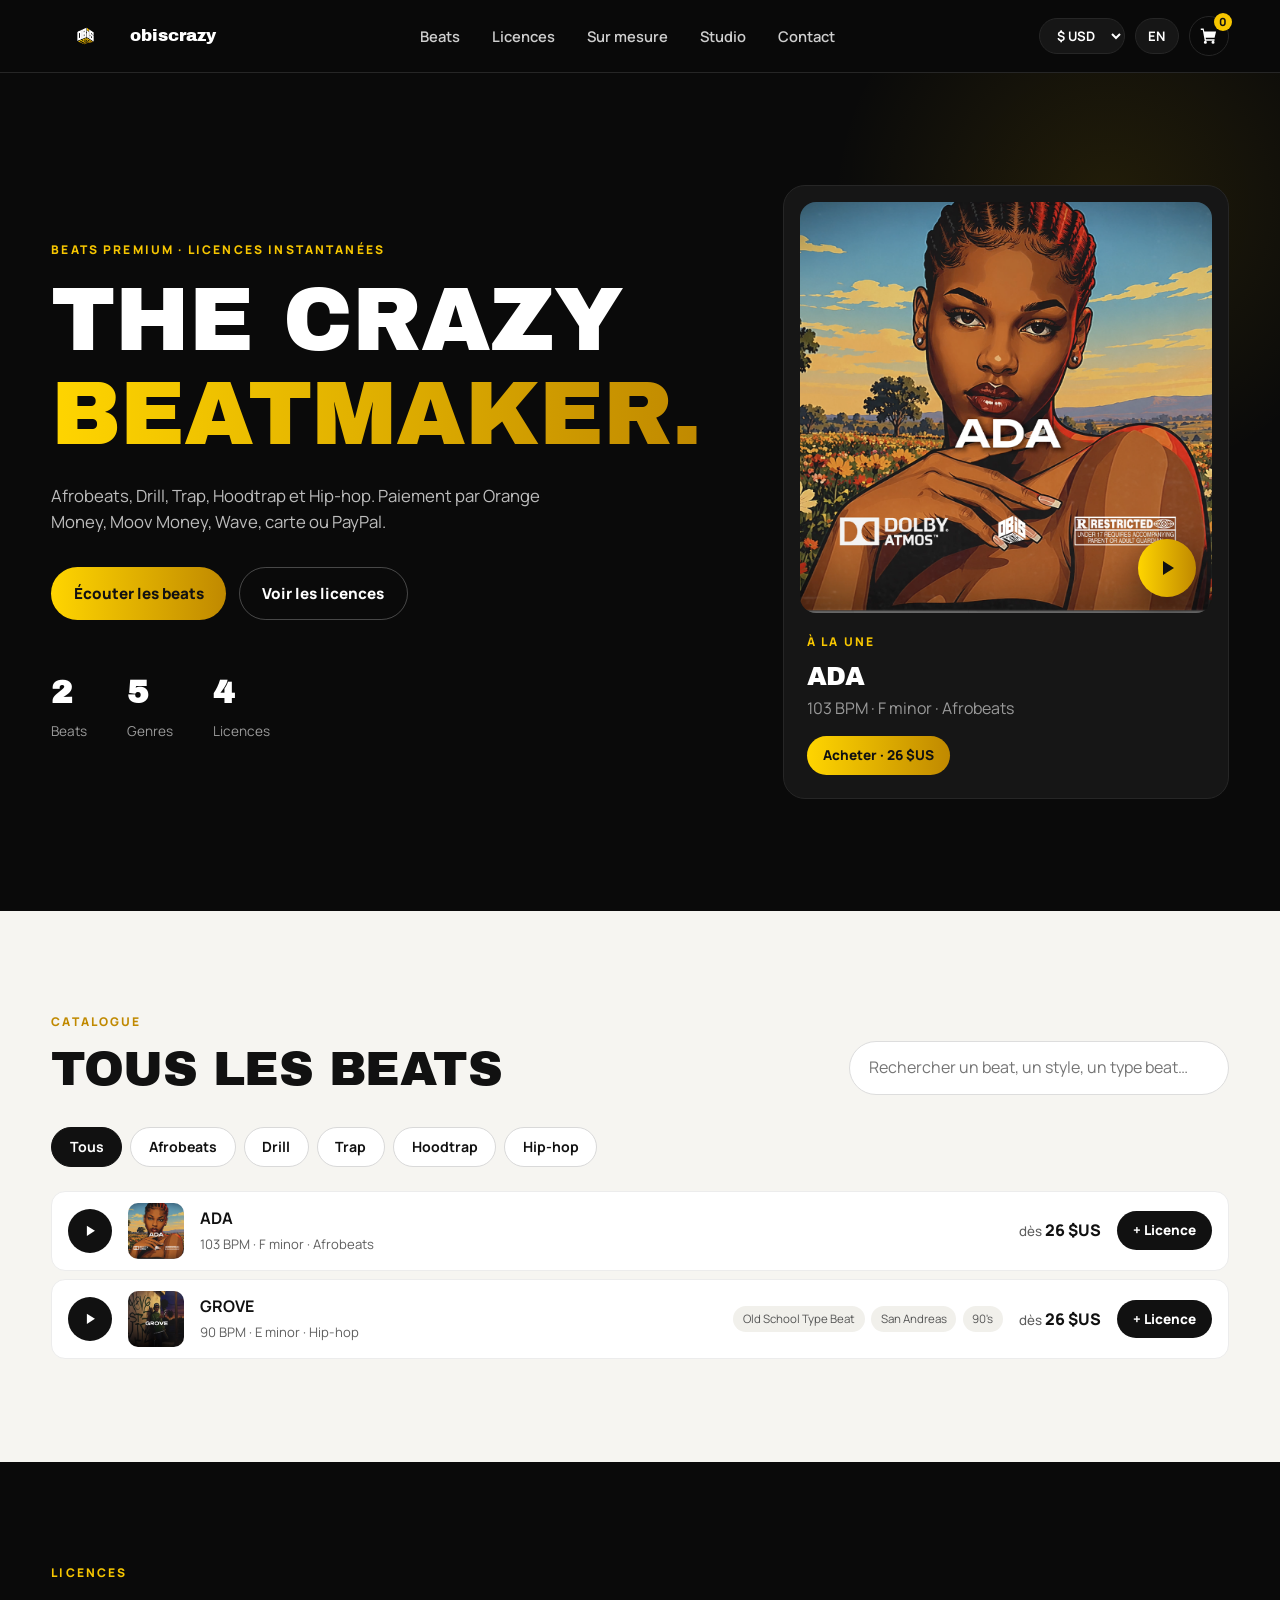
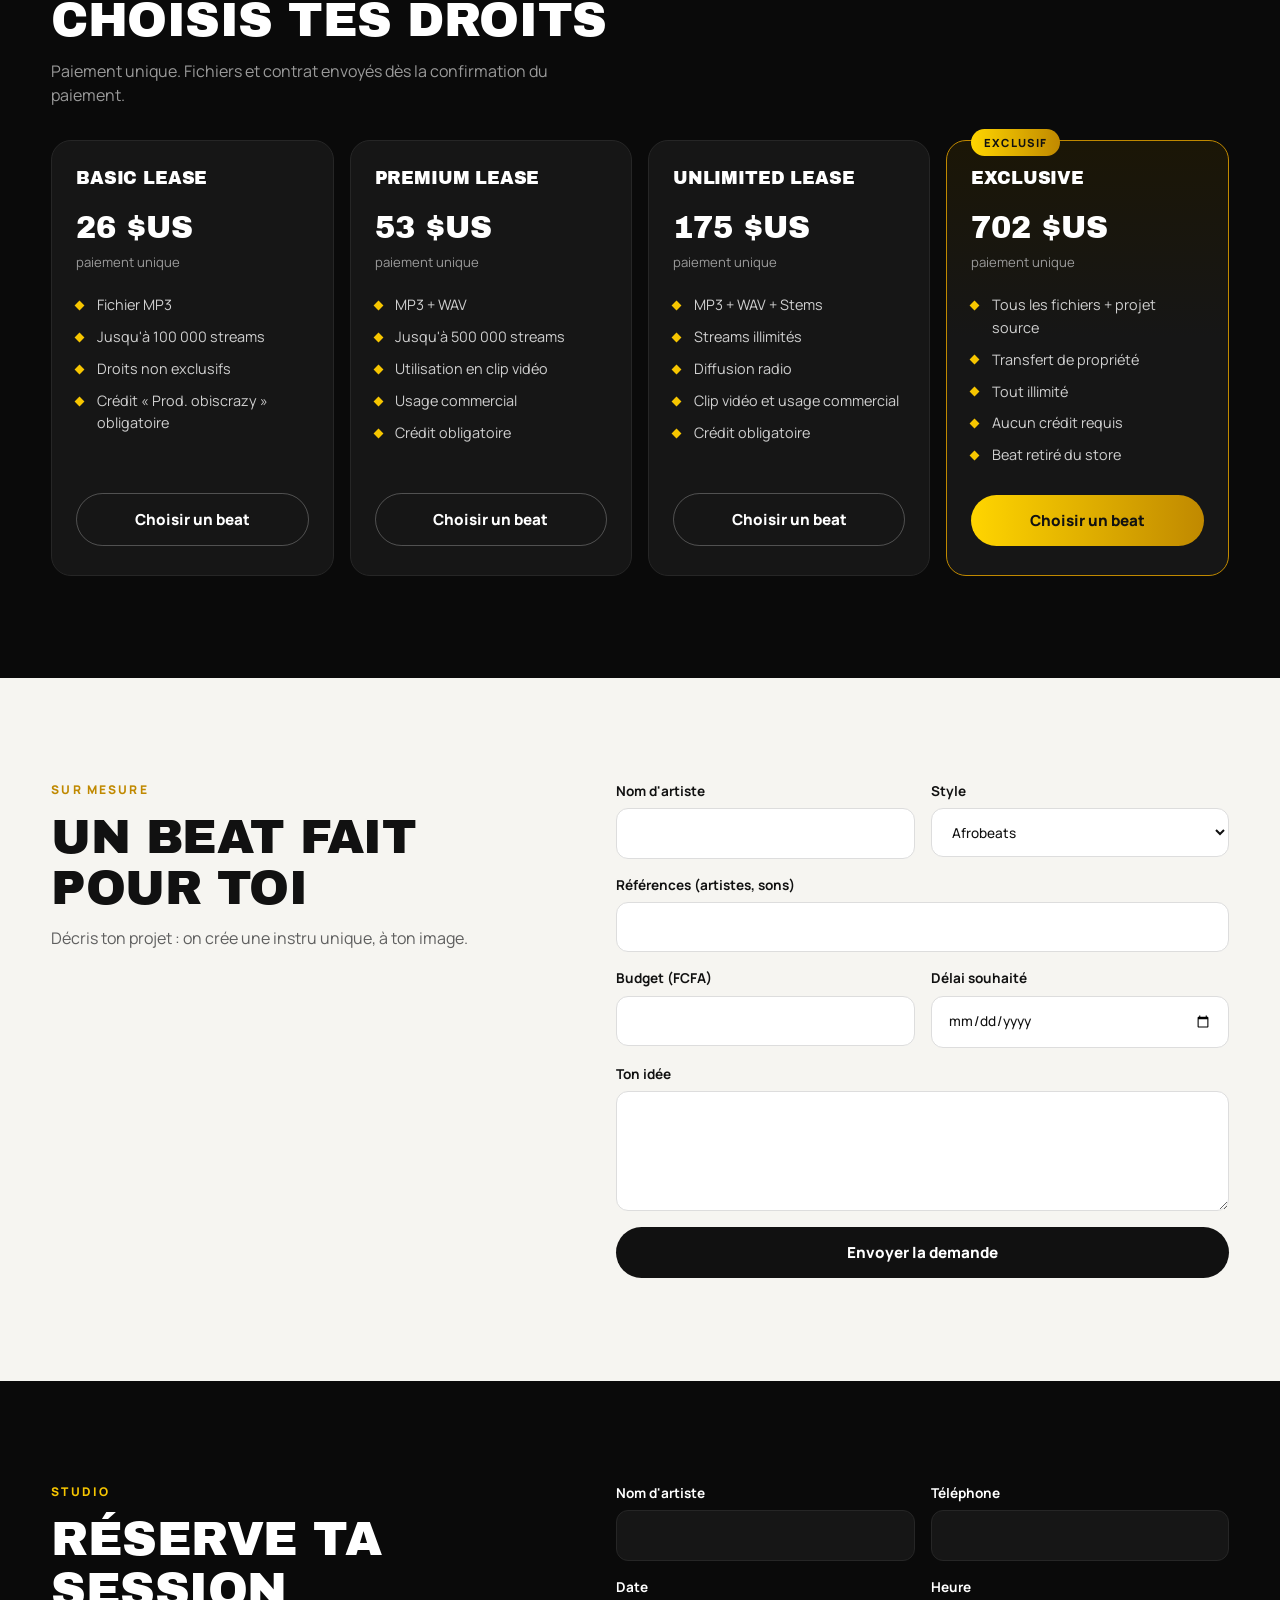
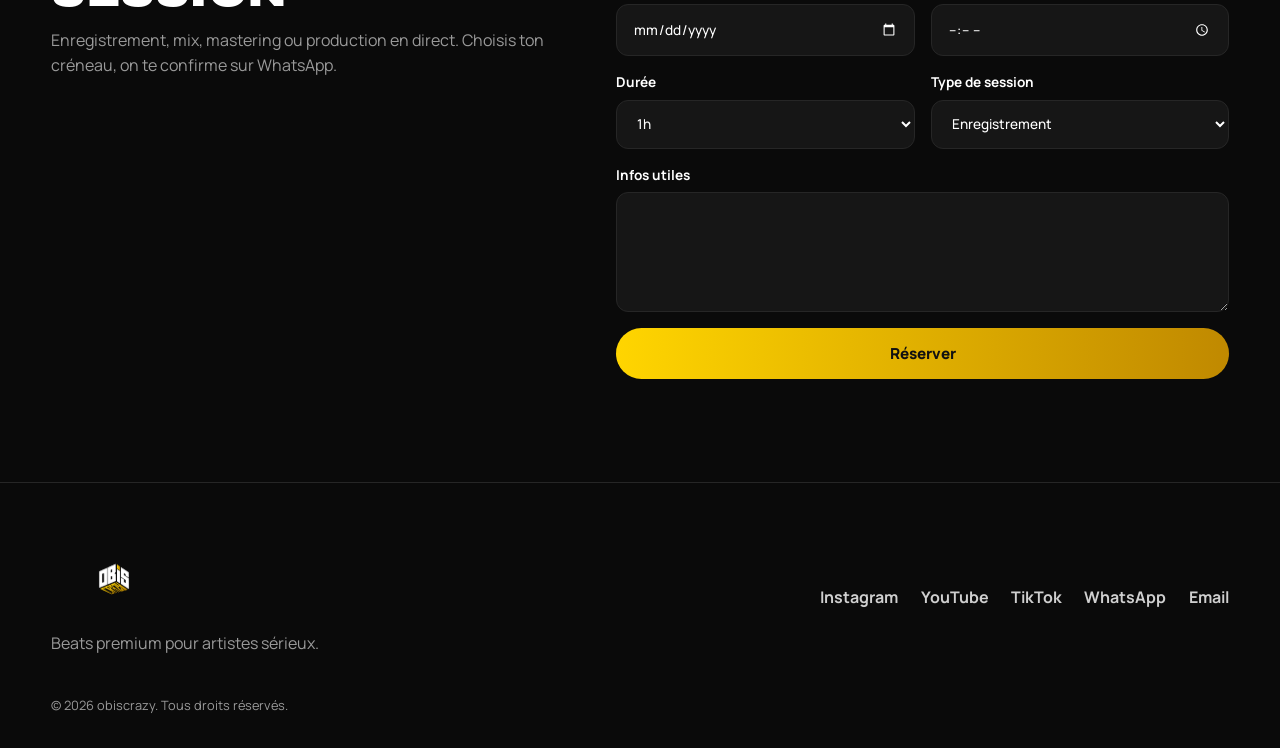
<file: index.html>
<!DOCTYPE html>
<html lang="fr">
<head>
<meta charset="UTF-8">
<meta name="viewport" content="width=device-width, initial-scale=1.0">
<title>obiscrazy — Beats Afrobeats, Drill, Trap, Hip-hop</title>
<meta name="description" content="Beats premium Afrobeats, Drill, Trap, Hoodtrap et Hip-hop par obiscrazy. Licences MP3, WAV, Stems et Exclusives.">
<link rel="icon" href="assets/logo.png">
<link rel="preconnect" href="https://fonts.googleapis.com">
<link rel="preconnect" href="https://fonts.gstatic.com" crossorigin>
<link href="https://fonts.googleapis.com/css2?family=Archivo+Black&family=Manrope:wght@400;500;600;700;800&display=swap" rel="stylesheet">
<link rel="stylesheet" href="css/style.css">
</head>
<body>

<header class="header">
  <div class="container header__inner">
    <a href="#top" class="logo"><img src="assets/logo.png" alt="Obis Crazy"><span>obiscrazy</span></a>
    <nav class="nav" id="nav">
      <a href="#beats" data-i18n="nav.beats">Beats</a>
      <a href="#licences" data-i18n="nav.licences">Licences</a>
      <a href="#custom" data-i18n="nav.custom">Sur mesure</a>
      <a href="#studio" data-i18n="nav.studio">Studio</a>
      <a href="#contact" data-i18n="nav.contact">Contact</a>
    </nav>
    <div class="header__tools">
      <select id="currency" class="select" aria-label="Devise">
        <option value="XOF">FCFA</option>
        <option value="EUR">€ EUR</option>
        <option value="USD">$ USD</option>
      </select>
      <button class="lang" id="langBtn">EN</button>
      <button class="icon-btn" id="cartBtn" aria-label="Panier">
        <svg viewBox="0 0 24 24"><path d="M7 18a2 2 0 1 0 0 4 2 2 0 0 0 0-4zm10 0a2 2 0 1 0 0 4 2 2 0 0 0 0-4zM5.2 4l.4 2H21l-2 8H7.4l.4 2H19v2H6.2L3.6 4H1V2h3.8z"/></svg>
        <span class="badge" id="cartCount">0</span>
      </button>
      <button class="icon-btn burger" id="burger" aria-label="Menu">
        <svg viewBox="0 0 24 24"><path d="M3 6h18v2H3zm0 5h18v2H3zm0 5h18v2H3z"/></svg>
      </button>
    </div>
  </div>
</header>

<main>
  <section class="hero" id="top">
    <div class="container hero__grid">
      <div>
        <p class="eyebrow" data-i18n="hero.eyebrow">Beats premium · Licences instantanées</p>
        <h1 class="hero__title" data-i18n-html="hero.title">Des beats qui<br><span class="gold-text">frappent fort.</span></h1>
        <p class="hero__sub" data-i18n="hero.sub">Afrobeats, Drill, Trap, Hoodtrap et Hip-hop.</p>
        <div class="hero__cta">
          <a href="#beats" class="btn btn--gold" data-i18n="hero.cta1">Écouter les beats</a>
          <a href="#licences" class="btn btn--ghost" data-i18n="hero.cta2">Voir les licences</a>
        </div>
        <div class="stats">
          <div><strong id="statBeats">0</strong><span data-i18n="hero.stat1">Beats</span></div>
          <div><strong>5</strong><span data-i18n="hero.stat2">Genres</span></div>
          <div><strong>4</strong><span data-i18n="hero.stat3">Licences</span></div>
        </div>
      </div>
      <div id="featured"></div>
    </div>
  </section>

  <section class="section section--light" id="beats">
    <div class="container">
      <div class="section__head">
        <div>
          <p class="eyebrow eyebrow--dark" data-i18n="store.eyebrow">Catalogue</p>
          <h2 data-i18n="store.title">Tous les beats</h2>
        </div>
        <input type="search" id="search" class="search" data-i18n-ph="store.search" placeholder="Rechercher un beat…">
      </div>
      <div class="chips" id="genres"></div>
      <div class="tracklist" id="tracklist"></div>
      <p class="empty" id="empty" hidden data-i18n="store.empty">Aucun beat trouvé.</p>
    </div>
  </section>

  <section class="section" id="licences">
    <div class="container">
      <div class="section__head">
        <div>
          <p class="eyebrow" data-i18n="lic.eyebrow">Licences</p>
          <h2 data-i18n="lic.title">Choisis tes droits</h2>
          <p class="section__sub" data-i18n="lic.sub"></p>
        </div>
      </div>
      <div class="lic-grid" id="licenceGrid"></div>
    </div>
  </section>

  <section class="section section--light" id="custom">
    <div class="container split">
      <div>
        <p class="eyebrow eyebrow--dark" data-i18n="custom.eyebrow">Sur mesure</p>
        <h2 data-i18n="custom.title">Un beat fait pour toi</h2>
        <p class="section__sub" data-i18n="custom.sub"></p>
      </div>
      <form class="form" id="customForm">
        <label class="field"><span data-i18n="custom.name">Nom d'artiste</span><input name="name" required></label>
        <label class="field"><span data-i18n="custom.genre">Style</span>
          <select name="genre"><option>Afrobeats</option><option>Drill</option><option>Trap</option><option>Hoodtrap</option><option>Hip-hop</option></select>
        </label>
        <label class="field full"><span data-i18n="custom.refs">Références</span><input name="refs"></label>
        <label class="field"><span data-i18n="custom.budget">Budget (FCFA)</span><input name="budget" type="number" min="0" step="5000"></label>
        <label class="field"><span data-i18n="custom.deadline">Délai souhaité</span><input name="deadline" type="date"></label>
        <label class="field full"><span data-i18n="custom.msg">Ton idée</span><textarea name="msg"></textarea></label>
        <button class="btn btn--dark full" type="submit" data-i18n="custom.send">Envoyer la demande</button>
      </form>
    </div>
  </section>

  <section class="section section--dark" id="studio">
    <div class="container split">
      <div>
        <p class="eyebrow" data-i18n="studio.eyebrow">Studio</p>
        <h2 data-i18n="studio.title">Réserve ta session</h2>
        <p class="section__sub" data-i18n="studio.sub"></p>
      </div>
      <form class="form" id="studioForm">
        <label class="field"><span data-i18n="studio.name">Nom d'artiste</span><input name="name" required></label>
        <label class="field"><span data-i18n="studio.phone">Téléphone</span><input name="phone" type="tel" required></label>
        <label class="field"><span data-i18n="studio.date">Date</span><input name="date" type="date" required></label>
        <label class="field"><span data-i18n="studio.time">Heure</span><input name="time" type="time" required></label>
        <label class="field"><span data-i18n="studio.duration">Durée</span>
          <select name="duration"><option>1h</option><option>2h</option><option>3h</option><option>4h</option></select>
        </label>
        <label class="field"><span data-i18n="studio.type">Type de session</span>
          <select name="type">
            <option data-i18n="studio.t1">Enregistrement</option>
            <option data-i18n="studio.t2">Mix & mastering</option>
            <option data-i18n="studio.t3">Production en direct</option>
          </select>
        </label>
        <label class="field full"><span data-i18n="studio.notes">Infos utiles</span><textarea name="notes"></textarea></label>
        <button class="btn btn--gold full" type="submit" data-i18n="studio.send">Réserver</button>
      </form>
    </div>
  </section>
</main>

<footer class="footer" id="contact">
  <div class="container">
    <div class="footer__grid">
      <div class="footer__brand">
        <img src="assets/logo.png" alt="Obis Crazy">
        <p class="muted" data-i18n="footer.tag">Beats premium pour artistes sérieux.</p>
      </div>
      <div class="socials" id="socials"></div>
    </div>
    <p class="copy">© <span id="year"></span> obiscrazy. <span data-i18n="footer.rights">Tous droits réservés.</span></p>
  </div>
</footer>

<div class="player" id="player" hidden>
  <img id="pCover" alt="">
  <div class="player__info"><strong id="pTitle"></strong><span id="pMeta"></span></div>
  <div class="player__controls">
    <button id="pPrev" aria-label="Précédent"><svg viewBox="0 0 24 24"><path d="M6 6h2v12H6zm3.5 6 8.5 6V6z"/></svg></button>
    <button id="pPlay" class="play-main" aria-label="Lecture"></button>
    <button id="pNext" aria-label="Suivant"><svg viewBox="0 0 24 24"><path d="M16 6h2v12h-2zM6 18l8.5-6L6 6z"/></svg></button>
  </div>
  <div class="player__progress">
    <span id="pCur">0:00</span>
    <div class="bar" id="pBar"><div class="bar__fill" id="pFill"></div></div>
    <span id="pDur">0:00</span>
  </div>
  <button class="btn btn--gold btn--sm" id="pBuy" data-i18n="player.buy">Acheter</button>
</div>
<audio id="audio" preload="none"></audio>

<div class="layer" id="licModal" hidden>
  <div class="modal__box">
    <button class="close" data-close aria-label="Fermer">×</button>
    <div class="modal__head">
      <img id="mCover" alt="">
      <div><p class="eyebrow eyebrow--dark" data-i18n="modal.eyebrow">Choisir une licence</p><h3 id="mTitle"></h3></div>
    </div>
    <div class="lic-options" id="mOptions"></div>
    <button class="btn btn--dark btn--block" id="mAdd" data-i18n="modal.add">Ajouter au panier</button>
  </div>
</div>

<div class="layer" id="cart" hidden>
  <div class="drawer__box">
    <div class="drawer__head"><h3 data-i18n="cart.title">Panier</h3><button class="close" data-close aria-label="Fermer">×</button></div>
    <div class="cart-items" id="cartItems"></div>
    <div class="cart-foot">
      <div class="cart-total"><span data-i18n="cart.total">Total</span><strong id="cartTotal"></strong></div>
      <input id="cName" data-i18n-ph="cart.name" placeholder="Nom d'artiste">
      <input id="cEmail" type="email" data-i18n-ph="cart.email" placeholder="Email">
      <button class="btn btn--gold btn--block" id="payMomo" data-i18n="cart.momo">Payer en Mobile Money</button>
      <button class="btn btn--light btn--block" id="payPaypal" data-i18n="cart.paypal">Payer avec PayPal</button>
      <p class="small muted" data-i18n="cart.note"></p>
    </div>
  </div>
</div>

<div class="toast" id="toast"></div>
<script src="js/app.js"></script>
</body>
</html>
</file>
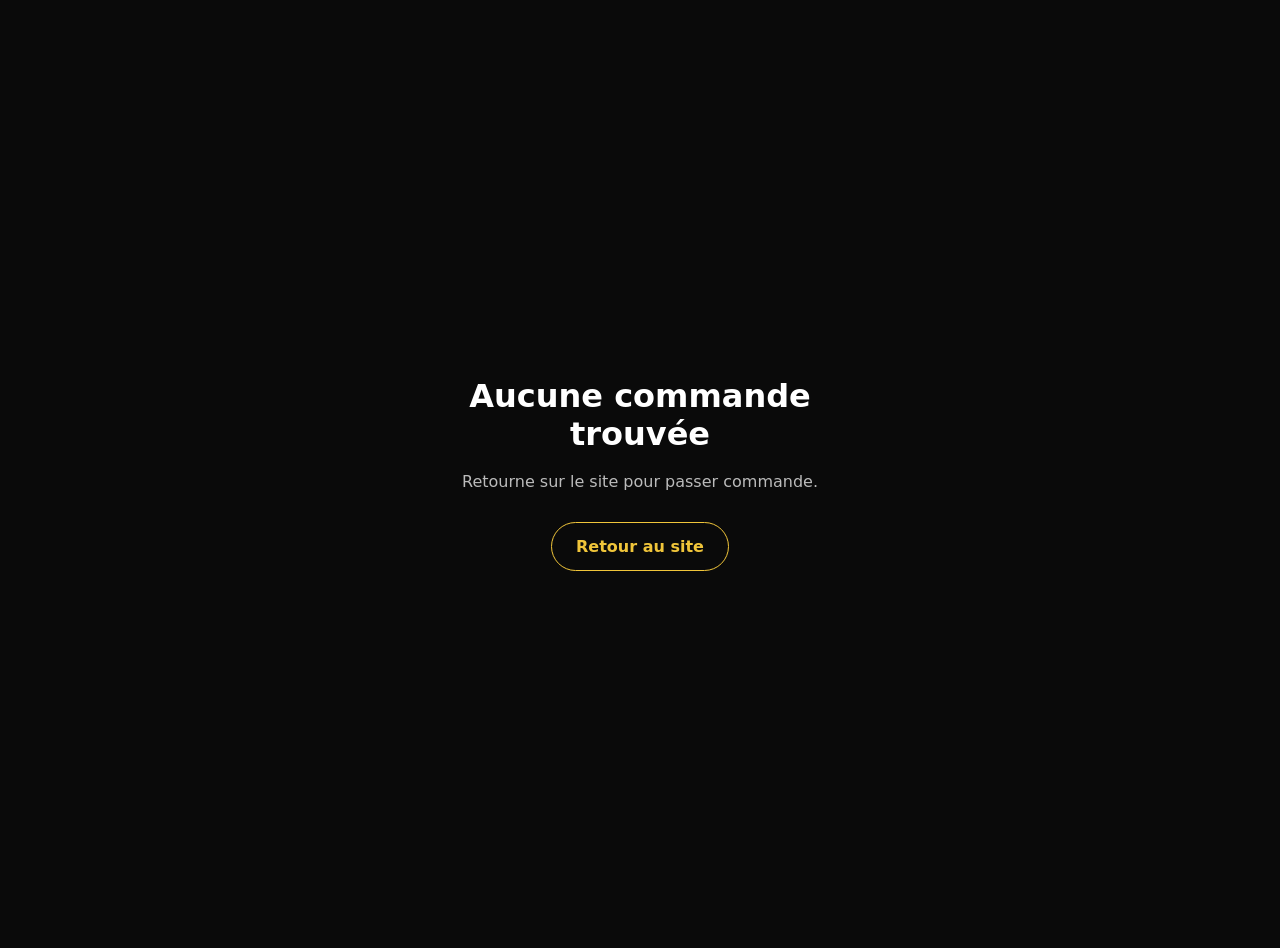
<file: merci.html>
<!doctype html>
<html lang="fr">
<head>
<meta charset="utf-8">
<meta name="viewport" content="width=device-width,initial-scale=1">
<title>Merci - obiscrazy</title>
<style>
  body{margin:0;min-height:100vh;display:grid;place-items:center;background:#0a0a0a;color:#fff;font-family:system-ui,-apple-system,sans-serif;text-align:center;padding:24px}
  main{max-width:480px}
  h1{font-size:2rem;margin:0 0 12px}
  p{color:#bbb;line-height:1.6}
  .btn{display:inline-block;margin:12px 6px 0;padding:14px 24px;border-radius:999px;background:#f0c53a;color:#000;font-weight:700;text-decoration:none}
  .btn--ghost{background:none;color:#f0c53a;border:1px solid #f0c53a}
  .btn[hidden]{display:none}
</style>
</head>
<body>
<main>
  <h1 id="t">Vérification du paiement…</h1>
  <p id="m"></p>
  <a id="wa" class="btn" hidden target="_blank" rel="noopener">Recevoir mes fichiers sur WhatsApp</a>
  <a href="/" class="btn btn--ghost">Retour au site</a>
</main>
<script>
(async () => {
  const $ = id => document.getElementById(id);
  const show = (t, m) => { $('t').textContent = t; $('m').textContent = m; };
  const token = new URLSearchParams(location.search).get('token') || localStorage.getItem('oc_last_invoice');
  if (!token) return show("Aucune commande trouvée", "Retourne sur le site pour passer commande.");
  try {
    const d = await (await fetch('/api/confirm?token=' + encodeURIComponent(token))).json();
    if (d.status === 'completed') {
      localStorage.removeItem('oc_cart');
      localStorage.removeItem('oc_last_invoice');
      show("Paiement confirmé", `Merci ${d.name} ! Commande : ${d.order}. Écris-nous sur WhatsApp pour recevoir tes fichiers et ton contrat.`);
      const site = await (await fetch('/data/site.json')).json();
      const num = String(site.whatsapp || '').replace(/\D/g, '');
      const txt = `Bonjour obiscrazy, j’ai payé ma commande (${d.order}). Réf : ${token}. Merci de m’envoyer mes fichiers.`;
      if (num) { $('wa').href = `https://wa.me/${num}?text=${encodeURIComponent(txt)}`; $('wa').hidden = false; }
    } else if (d.status === 'pending') {
      show("Paiement en attente", "Ton paiement n’est pas encore confirmé. Recharge cette page dans un instant.");
    } else {
      show("Paiement non abouti", "Le paiement n’a pas été confirmé. Tu peux réessayer depuis ton panier.");
    }
  } catch (e) {
    show("Vérification impossible", "Réessaie dans un instant ou contacte-nous sur WhatsApp.");
  }
})();
</script>
</body>
</html>
</file>
<file: css/style.css>
:root{
  --black:#0a0a0a;--ink:#111;--card:#161616;--line:#262626;--white:#fff;--paper:#f6f5f1;
  --muted:#9a9a9a;--muted-d:#5f5f5f;--gold:#f7c600;--gold-d:#c08900;
  --grad:linear-gradient(90deg,#ffd500,#c08900);--r:14px;
  --head:'Archivo Black',sans-serif;--body:'Manrope',system-ui,sans-serif;
}
*{box-sizing:border-box;margin:0;padding:0}
[hidden]{display:none!important}
html{scroll-behavior:smooth}
body{font-family:var(--body);background:var(--black);color:var(--white);line-height:1.55;-webkit-font-smoothing:antialiased}
body.has-player{padding-bottom:90px}
img{display:block;max-width:100%}
a{color:inherit;text-decoration:none}
button,input,select,textarea{font:inherit;color:inherit}
button{cursor:pointer;background:none;border:0}
svg{width:1em;height:1em;fill:currentColor}
.container{width:min(1180px,92%);margin:0 auto}
h1,h2,h3{font-family:var(--head);font-weight:400;letter-spacing:-.01em;line-height:1.05}
h2{font-size:clamp(2rem,4vw,3rem);text-transform:uppercase}
.gold-text{background:var(--grad);-webkit-background-clip:text;background-clip:text;color:transparent}
.eyebrow{font-size:.75rem;font-weight:800;letter-spacing:.18em;text-transform:uppercase;color:var(--gold);margin-bottom:.8rem}
.eyebrow--dark{color:var(--gold-d)}
.muted{color:var(--muted)}
.small{font-size:.82rem}

/* Boutons */
.btn{display:inline-flex;align-items:center;justify-content:center;gap:.5rem;padding:.85rem 1.4rem;border-radius:999px;font-weight:800;font-size:.95rem;transition:transform .15s,border-color .2s;white-space:nowrap}
.btn:hover{transform:translateY(-1px)}
.btn--gold{background:var(--grad);color:#111}
.btn--ghost{border:1px solid rgba(255,255,255,.25)}
.btn--ghost:hover{border-color:#fff}
.btn--dark{background:var(--ink);color:#fff}
.btn--light{background:#fff;color:#111;border:1px solid #ddd}
.btn--sm{padding:.55rem 1rem;font-size:.85rem}
.btn--block{width:100%}

/* Header */
.header{position:sticky;top:0;z-index:50;background:rgba(10,10,10,.85);backdrop-filter:blur(12px);border-bottom:1px solid var(--line)}
.header__inner{display:flex;align-items:center;justify-content:space-between;height:72px;gap:1rem}
.logo{display:flex;align-items:center;gap:.6rem;font-family:var(--head);font-size:1.05rem}
.logo img{height:44px;width:auto}
.nav{display:flex;gap:2rem}
.nav a{font-weight:600;font-size:.92rem;color:#cfcfcf;transition:color .2s}
.nav a:hover{color:#fff}
.header__tools{display:flex;align-items:center;gap:.6rem}
.select,.lang{background:var(--card);border:1px solid var(--line);border-radius:999px;padding:.45rem .8rem;font-size:.82rem;font-weight:700}
.icon-btn{position:relative;width:40px;height:40px;border-radius:50%;display:grid;place-items:center;border:1px solid var(--line);font-size:1.15rem}
.badge{position:absolute;top:-4px;right:-4px;min-width:18px;height:18px;border-radius:9px;background:var(--gold);color:#111;font-size:.7rem;font-weight:800;display:grid;place-items:center;padding:0 4px}
.burger{display:none}

/* Hero */
.hero{padding:clamp(4rem,9vw,7rem) 0;position:relative;overflow:hidden}
.hero::before{content:"";position:absolute;right:-10%;top:-20%;width:600px;height:600px;background:radial-gradient(circle,rgba(247,198,0,.10),transparent 65%);pointer-events:none}
.hero__grid{display:grid;grid-template-columns:1.2fr .8fr;gap:4rem;align-items:center;position:relative}
.hero__title{font-size:clamp(2.8rem,7vw,5.6rem);text-transform:uppercase;margin-bottom:1.4rem}
.hero__sub{color:#bdbdbd;max-width:520px;font-size:1.05rem;margin-bottom:2rem}
.hero__cta{display:flex;gap:.8rem;flex-wrap:wrap}
.stats{display:flex;gap:2.5rem;margin-top:3rem}
.stats strong{display:block;font-family:var(--head);font-size:2rem}
.stats span{color:var(--muted);font-size:.85rem}
.feature{background:var(--card);border:1px solid var(--line);border-radius:22px;padding:1rem}
.feature__art{position:relative;aspect-ratio:1;border-radius:16px;overflow:hidden;background:#000}
.feature__art img{width:100%;height:100%;object-fit:cover}
.feature__play{position:absolute;right:1rem;bottom:1rem;width:58px;height:58px;border-radius:50%;background:var(--grad);color:#111;display:grid;place-items:center;font-size:1.5rem;box-shadow:0 10px 30px rgba(0,0,0,.4)}
.feature__body{padding:1.2rem .4rem .4rem}
.feature__body h3{font-size:1.6rem;margin-bottom:.3rem}
.feature__body .btn{margin-top:1rem}

/* Sections */
.section{padding:clamp(4rem,8vw,6.5rem) 0}
.section--light{background:var(--paper);color:#111}
.section--light .muted{color:var(--muted-d)}
.section__head{display:flex;justify-content:space-between;align-items:flex-end;gap:2rem;margin-bottom:2rem;flex-wrap:wrap}
.section__sub{color:var(--muted);max-width:560px;margin-top:.8rem}
.section--light .section__sub{color:var(--muted-d)}
.search{width:min(380px,100%);padding:.85rem 1.2rem;border-radius:999px;border:1px solid #ddd;background:#fff;color:#111}
.chips{display:flex;gap:.5rem;flex-wrap:wrap;margin-bottom:1.5rem}
.chip{padding:.5rem 1.1rem;border-radius:999px;border:1px solid #d9d9d9;font-weight:700;font-size:.88rem;background:#fff;color:#111}
.chip.is-active{background:#111;color:#fff;border-color:#111}

/* Liste des beats */
.tracklist{display:flex;flex-direction:column;gap:.5rem}
.track{display:grid;grid-template-columns:44px 56px minmax(0,1fr) auto auto auto;align-items:center;gap:1rem;background:#fff;border:1px solid #ececec;border-radius:var(--r);padding:.7rem 1rem;transition:border-color .2s,box-shadow .2s}
.track:hover{border-color:#d6d6d6;box-shadow:0 6px 20px rgba(0,0,0,.05)}
.track.is-playing{border-color:var(--gold-d)}
.track__play{width:44px;height:44px;border-radius:50%;background:#111;color:#fff;display:grid;place-items:center;font-size:1.1rem}
.track.is-playing .track__play{background:var(--grad);color:#111}
.track__cover{width:56px;height:56px;border-radius:10px;object-fit:cover;background:#111}
.track__info strong{display:block;font-size:1rem;white-space:nowrap;overflow:hidden;text-overflow:ellipsis}
.track__info span{font-size:.82rem;color:var(--muted-d)}
.track__tags{display:flex;gap:.4rem}
.tag{font-size:.72rem;padding:.25rem .6rem;border-radius:999px;background:#f1f0eb;color:#555;white-space:nowrap}
.track__price{font-weight:800;white-space:nowrap}
.track__price small{font-weight:500;color:var(--muted-d)}
.empty{padding:2rem;text-align:center;color:var(--muted-d)}

/* Licences */
.lic-grid{display:grid;grid-template-columns:repeat(4,1fr);gap:1rem}
.lic{position:relative;background:var(--card);border:1px solid var(--line);border-radius:20px;padding:1.8rem 1.5rem;display:flex;flex-direction:column}
.lic h3{font-size:1.1rem;text-transform:uppercase;margin-bottom:1rem}
.lic__price{font-family:var(--head);font-size:1.9rem}
.lic ul{list-style:none;margin:1.4rem 0 1.8rem;display:grid;gap:.6rem;flex:1;align-content:start}
.lic li{font-size:.9rem;color:#cfcfcf;padding-left:1.3rem;position:relative}
.lic li::before{content:"";position:absolute;left:0;top:.55em;width:7px;height:7px;background:var(--gold);transform:rotate(45deg)}
.lic--ex{border-color:var(--gold-d);background:linear-gradient(180deg,#1b1606,var(--card) 45%)}
.lic__badge{position:absolute;top:-12px;left:1.5rem;background:var(--grad);color:#111;font-size:.7rem;font-weight:800;letter-spacing:.1em;text-transform:uppercase;padding:.3rem .8rem;border-radius:999px}

/* Formulaires */
.split{display:grid;grid-template-columns:.9fr 1.1fr;gap:4rem;align-items:start}
.form{display:grid;grid-template-columns:1fr 1fr;gap:1rem}
.form .full{grid-column:1/-1}
.field{display:flex;flex-direction:column;gap:.4rem;font-size:.85rem;font-weight:700}
.field input,.field select,.field textarea{padding:.85rem 1rem;border-radius:12px;border:1px solid #ddd;background:#fff;color:#111;font-weight:500}
.field textarea{min-height:120px;resize:vertical}
.section--dark .field input,.section--dark .field select,.section--dark .field textarea{background:var(--card);border-color:var(--line);color:#fff;color-scheme:dark}
.field input:focus,.field select:focus,.field textarea:focus{outline:2px solid var(--gold);outline-offset:1px}

/* Footer */
.footer{border-top:1px solid var(--line);padding:3.5rem 0 2rem}
.footer__grid{display:flex;justify-content:space-between;gap:2rem;flex-wrap:wrap;align-items:center}
.footer__brand img{height:80px;width:auto;margin-bottom:.8rem}
.socials{display:flex;gap:1.4rem;flex-wrap:wrap}
.socials a{color:#cfcfcf;font-weight:700}
.socials a:hover{color:var(--gold)}
.copy{margin-top:2.5rem;color:var(--muted);font-size:.8rem}

/* Lecteur */
.player{position:fixed;left:50%;bottom:14px;transform:translateX(-50%);width:min(1100px,94%);z-index:60;display:grid;grid-template-columns:auto minmax(0,1fr) auto minmax(0,2fr) auto;align-items:center;gap:1.2rem;background:rgba(22,22,22,.94);backdrop-filter:blur(14px);border:1px solid var(--line);border-radius:18px;padding:.6rem 1rem;box-shadow:0 20px 50px rgba(0,0,0,.5)}
.player img{width:48px;height:48px;border-radius:10px;object-fit:cover;background:#000}
.player__info strong{display:block;white-space:nowrap;overflow:hidden;text-overflow:ellipsis}
.player__info span{font-size:.78rem;color:var(--muted)}
.player__controls{display:flex;align-items:center;gap:.5rem}
.player__controls button{width:36px;height:36px;display:grid;place-items:center;border-radius:50%;color:#ddd;font-size:1.1rem}
.player__controls .play-main{width:44px;height:44px;background:var(--grad);color:#111;font-size:1.25rem}
.player__progress{display:flex;align-items:center;gap:.7rem;font-size:.75rem;color:var(--muted)}
.bar{flex:1;height:6px;border-radius:3px;background:#333;cursor:pointer}
.bar__fill{height:100%;width:0;border-radius:3px;background:var(--grad)}

/* Modale et panier */
.layer{position:fixed;inset:0;z-index:100;background:rgba(0,0,0,.6);opacity:0;transition:opacity .25s}
.layer.is-open{opacity:1}
.modal__box{position:absolute;left:50%;top:50%;transform:translate(-50%,-46%);width:min(520px,92%);max-height:90vh;overflow:auto;background:#fff;color:#111;border-radius:22px;padding:1.6rem;transition:transform .25s}
.layer.is-open .modal__box{transform:translate(-50%,-50%)}
.close{position:absolute;top:1rem;right:1rem;width:36px;height:36px;border-radius:50%;background:#f1f1f1;color:#111;font-size:1.3rem}
.modal__head{display:flex;gap:1rem;align-items:center;margin-bottom:1.4rem;padding-right:2.5rem}
.modal__head img{width:72px;height:72px;border-radius:12px;object-fit:cover;background:#111}
.modal__head h3{font-size:1.4rem}
.lic-options{display:grid;gap:.6rem;margin-bottom:1.4rem}
.lic-opt{display:grid;grid-template-columns:1fr auto;gap:1rem;align-items:center;padding:.9rem 1rem;border:1.5px solid #e6e6e6;border-radius:14px;cursor:pointer}
.lic-opt input{display:none}
.lic-opt span{display:block;font-size:.8rem;color:var(--muted-d)}
.lic-opt.is-active{border-color:#111;background:#fafafa}
.drawer__box{position:absolute;right:0;top:0;bottom:0;width:min(420px,100%);background:#fff;color:#111;display:flex;flex-direction:column;transform:translateX(100%);transition:transform .25s}
.layer.is-open .drawer__box{transform:none}
.drawer__head{display:flex;justify-content:space-between;align-items:center;padding:1.4rem;border-bottom:1px solid #eee}
.drawer__head .close{position:static}
.cart-items{flex:1;overflow:auto;padding:1rem 1.4rem;display:grid;gap:.8rem;align-content:start}
.cart-item{display:grid;grid-template-columns:52px minmax(0,1fr) auto auto;gap:.8rem;align-items:center}
.cart-item img{width:52px;height:52px;border-radius:10px;object-fit:cover;background:#111}
.cart-item span{display:block;font-size:.8rem;color:var(--muted-d)}
.x{width:28px;height:28px;border-radius:50%;background:#f1f1f1}
.cart-foot{padding:1.4rem;border-top:1px solid #eee;display:grid;gap:.7rem}
.cart-foot input{padding:.8rem 1rem;border:1px solid #ddd;border-radius:12px;color:#111}
.cart-foot .muted{color:var(--muted-d)}
.cart-total{display:flex;justify-content:space-between;font-size:1.1rem}
.toast{position:fixed;left:50%;top:90px;transform:translate(-50%,-10px);background:#fff;color:#111;padding:.7rem 1.2rem;border-radius:999px;font-weight:800;font-size:.9rem;opacity:0;pointer-events:none;transition:.25s;z-index:200;box-shadow:0 10px 30px rgba(0,0,0,.3)}
.toast.show{opacity:1;transform:translate(-50%,0)}

/* Responsive */
@media (max-width:1000px){
  .lic-grid{grid-template-columns:1fr 1fr}
  .hero__grid,.split{grid-template-columns:1fr;gap:3rem}
  .track__tags{display:none}
  .track{grid-template-columns:44px 56px minmax(0,1fr) auto auto}
}
@media (max-width:760px){
  .burger{display:grid}
  .nav{position:fixed;top:72px;left:0;right:0;flex-direction:column;gap:0;background:var(--black);border-bottom:1px solid var(--line);display:none}
  .nav.is-open{display:flex}
  .nav a{padding:1rem 4%;border-top:1px solid var(--line)}
  .logo span{display:none}
  .track{grid-template-columns:44px minmax(0,1fr) auto;gap:.8rem}
  .track__cover,.track__price{display:none}
  .lic-grid,.form{grid-template-columns:1fr}
  .player{grid-template-columns:auto minmax(0,1fr) auto;gap:.8rem}
  .player__progress{grid-column:1/-1}
  #pBuy{display:none}
  body.has-player{padding-bottom:150px}
  .stats{gap:1.6rem}
}
</file>
